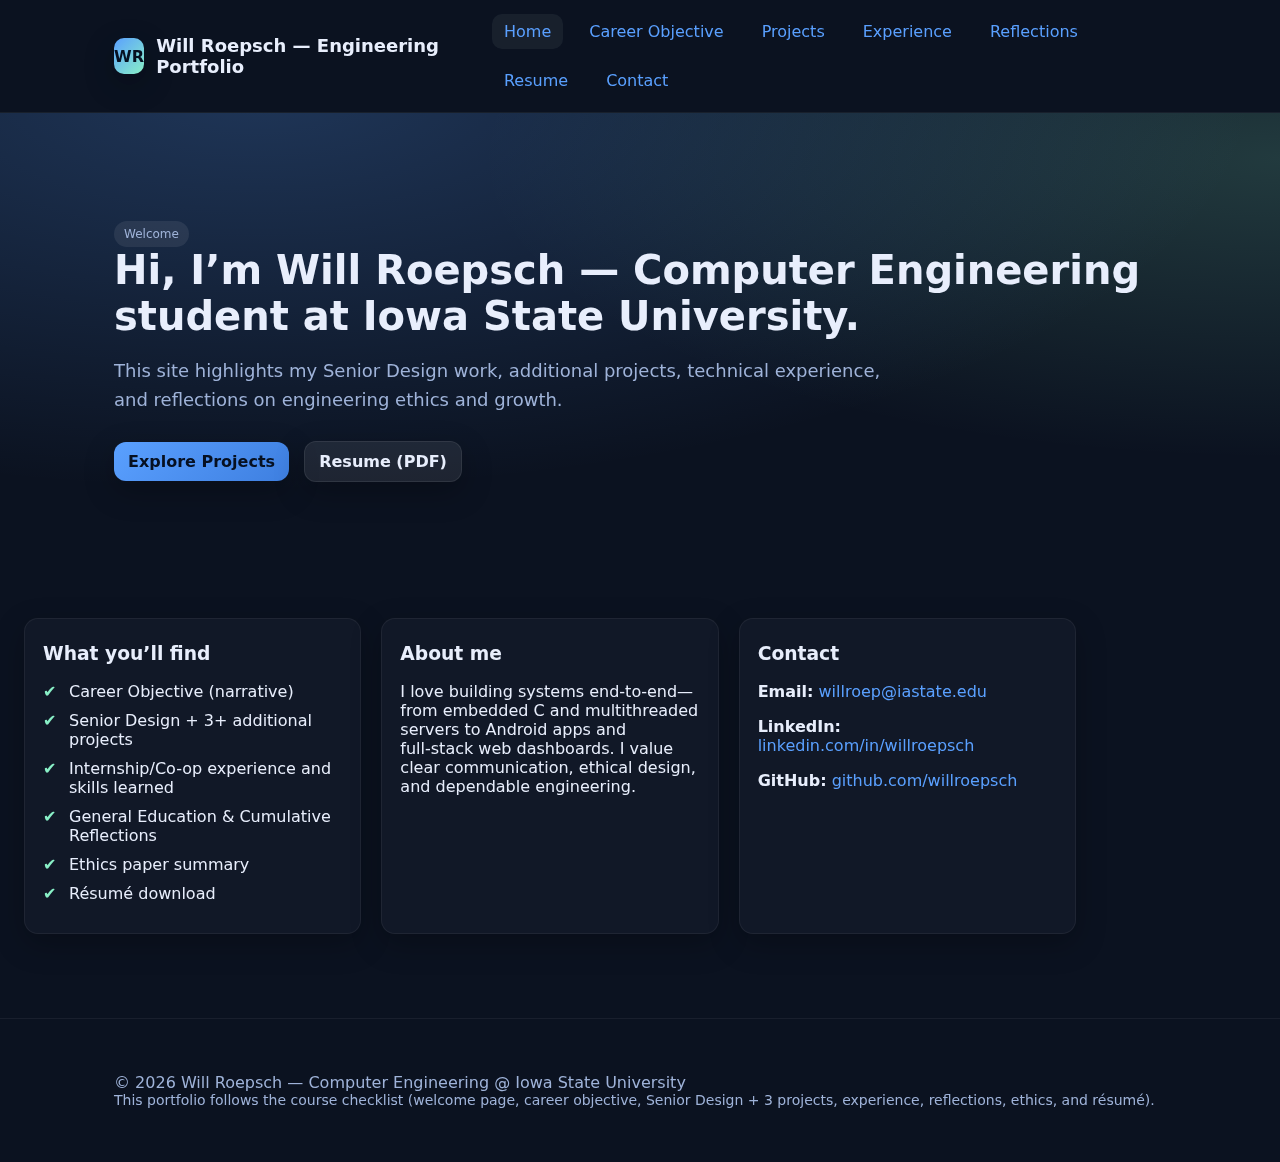
<file: index.html>
<!doctype html>
<html lang="en">
<head>
<meta charset="utf-8">
<meta name="viewport" content="width=device-width, initial-scale=1">
<title>Home — Will Roepsch Portfolio</title>
<link rel="stylesheet" href="styles.css">
</head>
<body>

<div class="nav">
  <div class="inner">
    <div class="brand">
      <div class="logo">WR</div>
      <h1>Will Roepsch — Engineering Portfolio</h1>
    </div>
    <button class="button secondary mobile-toggle">Menu</button>
    <nav class="menu">
      <a href="index.html">Home</a>
      <a href="career.html">Career Objective</a>
      <a href="projects.html">Projects</a>
      <a href="experience.html">Experience</a>
      <a href="reflections.html">Reflections</a>
      <a href="resume.html">Resume</a>
      <a href="contact.html">Contact</a>
    </nav>
  </div>
</div>


<section class="hero">
  <div class="container">
    <span class="badge">Welcome</span>
    <h2>Hi, I’m <strong>Will Roepsch</strong> — Computer Engineering student at Iowa State University.</h2>
    <p>This site highlights my Senior Design work, additional projects, technical experience, and reflections on engineering ethics and growth.</p>
    <div class="section">
      <a class="button" href="projects.html">Explore Projects</a>
      <a class="button secondary" href="resume.html" style="margin-left:10px">Resume (PDF)</a>
    </div>
  </div>
</section>
<section class="container section">
  <div class="grid">
    <div class="card">
      <h3>What you’ll find</h3>
      <ul class="check">
        <li>Career Objective (narrative)</li>
        <li>Senior Design + 3+ additional projects</li>
        <li>Internship/Co-op experience and skills learned</li>
        <li>General Education & Cumulative Reflections</li>
        <li>Ethics paper summary</li>
        <li>Résumé download</li>
      </ul>
    </div>
    <div class="card">
      <h3>About me</h3>
      <p>I love building systems end‑to‑end—from embedded C and multithreaded servers to Android apps and full‑stack web dashboards. I value clear communication, ethical design, and dependable engineering.</p>
    </div>
    <div class="card">
      <h3>Contact</h3>
      <p><strong>Email:</strong> <a href="mailto:willroep@iastate.edu">willroep@iastate.edu</a></p>
      <p><strong>LinkedIn:</strong> <a href="#">linkedin.com/in/willroepsch</a></p>
      <p><strong>GitHub:</strong> <a href="#">github.com/willroepsch</a></p>
    </div>
  </div>
</section>


<footer>
  <div class="container">
    <div>© <span id="year"></span> Will Roepsch — Computer Engineering @ Iowa State University</div>
    <div class="small">This portfolio follows the course checklist (welcome page, career objective, Senior Design + 3 projects, experience, reflections, ethics, and résumé).</div>
  </div>
</footer>
<script>document.getElementById('year').textContent = new Date().getFullYear();</script>
<script src="script.js"></script>

</body>
</html>
</file>
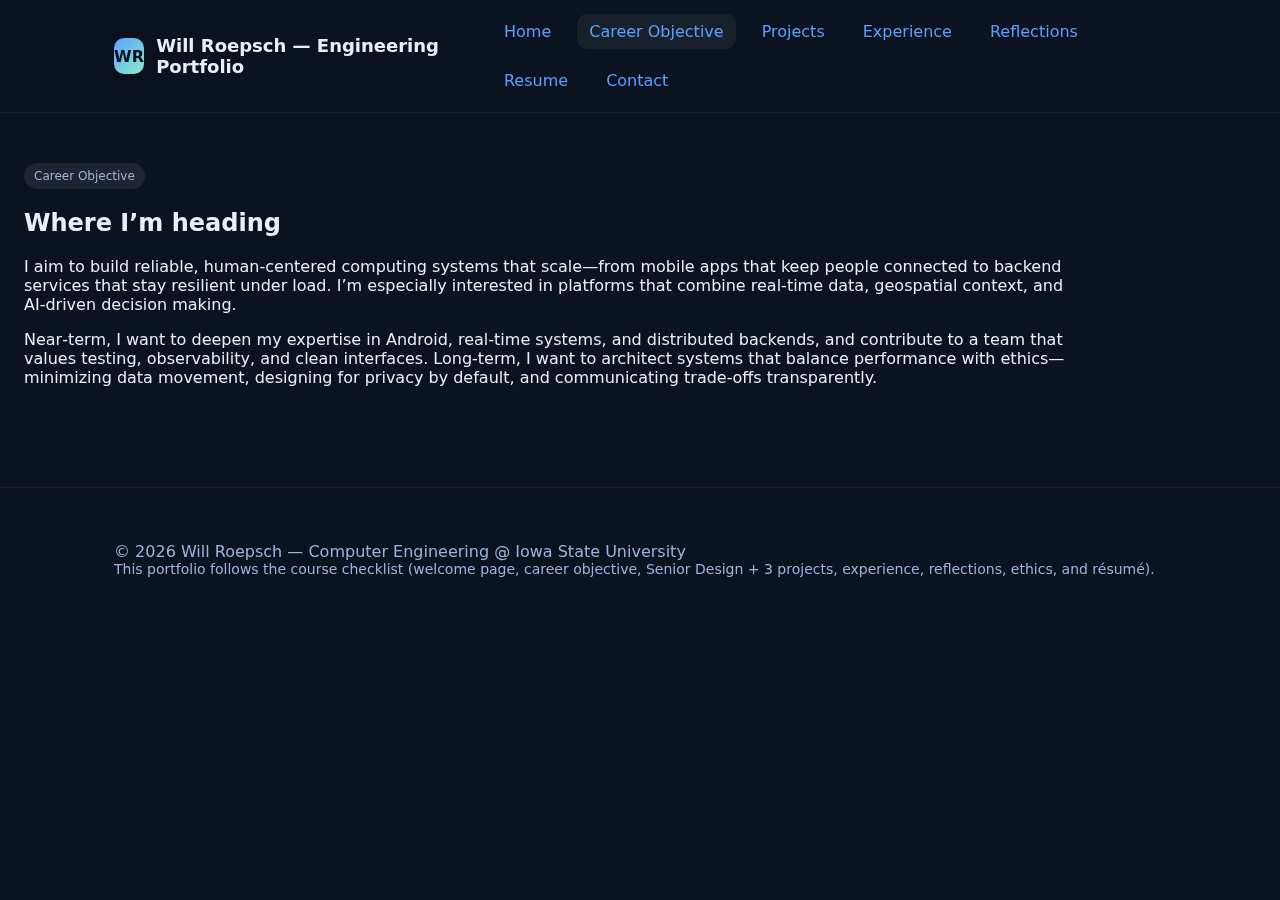
<file: career.html>
<!doctype html>
<html lang="en">
<head>
<meta charset="utf-8">
<meta name="viewport" content="width=device-width, initial-scale=1">
<title>Career Objective — Will Roepsch</title>
<link rel="stylesheet" href="styles.css">
</head>
<body>

<div class="nav">
  <div class="inner">
    <div class="brand">
      <div class="logo">WR</div>
      <h1>Will Roepsch — Engineering Portfolio</h1>
    </div>
    <button class="button secondary mobile-toggle">Menu</button>
    <nav class="menu">
      <a href="index.html">Home</a>
      <a href="career.html">Career Objective</a>
      <a href="projects.html">Projects</a>
      <a href="experience.html">Experience</a>
      <a href="reflections.html">Reflections</a>
      <a href="resume.html">Resume</a>
      <a href="contact.html">Contact</a>
    </nav>
  </div>
</div>


<section class="container section">
  <span class="badge">Career Objective</span>
  <h2>Where I’m heading</h2>
  <p>I aim to build reliable, human‑centered computing systems that scale—from mobile apps that keep people connected to backend services that stay resilient under load. I’m especially interested in platforms that combine real‑time data, geospatial context, and AI‑driven decision making.</p>
  <p>Near‑term, I want to deepen my expertise in Android, real‑time systems, and distributed backends, and contribute to a team that values testing, observability, and clean interfaces. Long‑term, I want to architect systems that balance performance with ethics—minimizing data movement, designing for privacy by default, and communicating trade‑offs transparently.</p>
</section>


<footer>
  <div class="container">
    <div>© <span id="year"></span> Will Roepsch — Computer Engineering @ Iowa State University</div>
    <div class="small">This portfolio follows the course checklist (welcome page, career objective, Senior Design + 3 projects, experience, reflections, ethics, and résumé).</div>
  </div>
</footer>
<script>document.getElementById('year').textContent = new Date().getFullYear();</script>
<script src="script.js"></script>

</body>
</html>
</file>
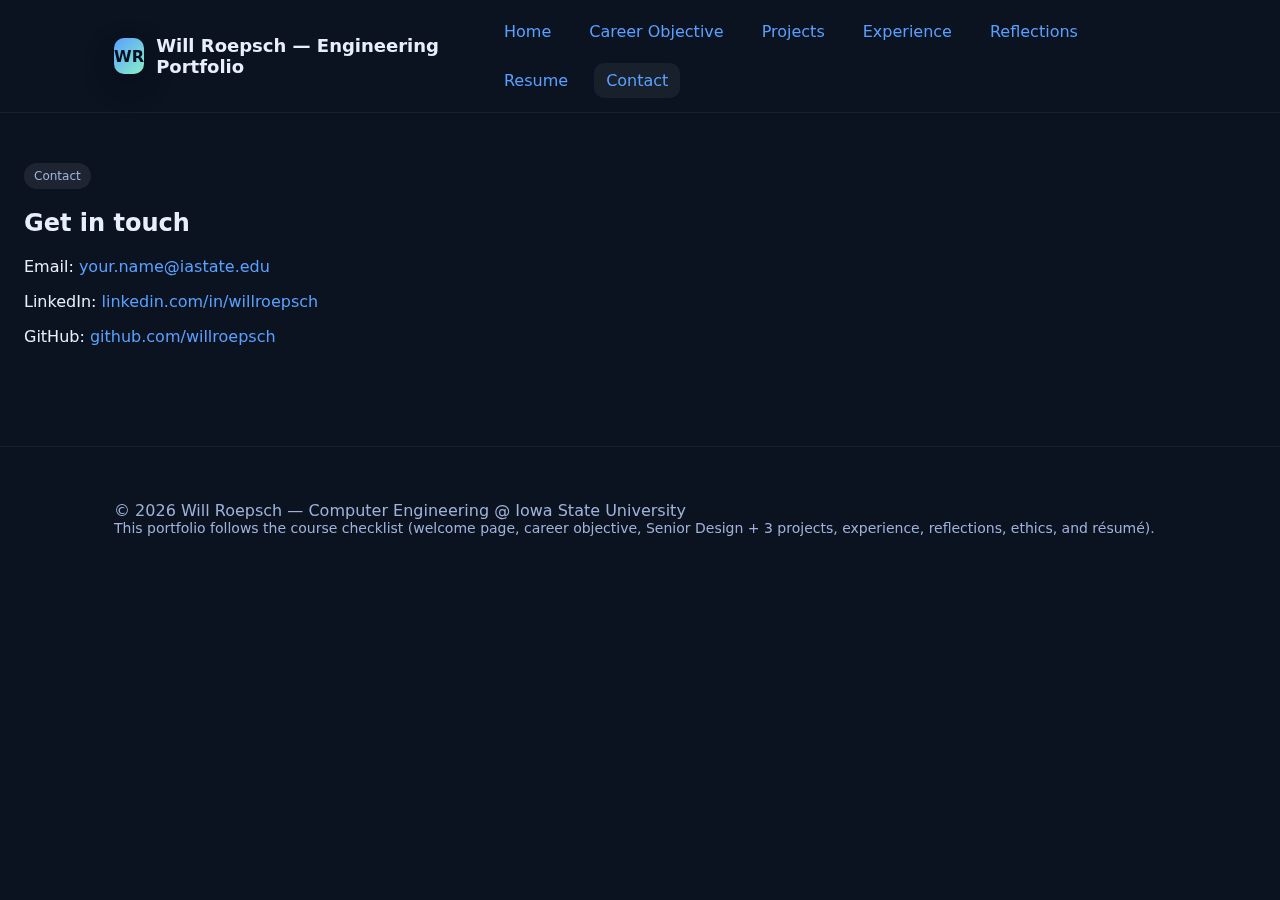
<file: contact.html>
<!doctype html>
<html lang="en">
<head>
<meta charset="utf-8">
<meta name="viewport" content="width=device-width, initial-scale=1">
<title>Contact — Will Roepsch</title>
<link rel="stylesheet" href="styles.css">
</head>
<body>

<div class="nav">
  <div class="inner">
    <div class="brand">
      <div class="logo">WR</div>
      <h1>Will Roepsch — Engineering Portfolio</h1>
    </div>
    <button class="button secondary mobile-toggle">Menu</button>
    <nav class="menu">
      <a href="index.html">Home</a>
      <a href="career.html">Career Objective</a>
      <a href="projects.html">Projects</a>
      <a href="experience.html">Experience</a>
      <a href="reflections.html">Reflections</a>
      <a href="resume.html">Resume</a>
      <a href="contact.html">Contact</a>
    </nav>
  </div>
</div>


<section class="container section">
  <span class="badge">Contact</span>
  <h2>Get in touch</h2>
  <p>Email: <a href="mailto:your.name@iastate.edu">your.name@iastate.edu</a></p>
  <p>LinkedIn: <a href="#">linkedin.com/in/willroepsch</a></p>
  <p>GitHub: <a href="#">github.com/willroepsch</a></p>
</section>


<footer>
  <div class="container">
    <div>© <span id="year"></span> Will Roepsch — Computer Engineering @ Iowa State University</div>
    <div class="small">This portfolio follows the course checklist (welcome page, career objective, Senior Design + 3 projects, experience, reflections, ethics, and résumé).</div>
  </div>
</footer>
<script>document.getElementById('year').textContent = new Date().getFullYear();</script>
<script src="script.js"></script>

</body>
</html>
</file>
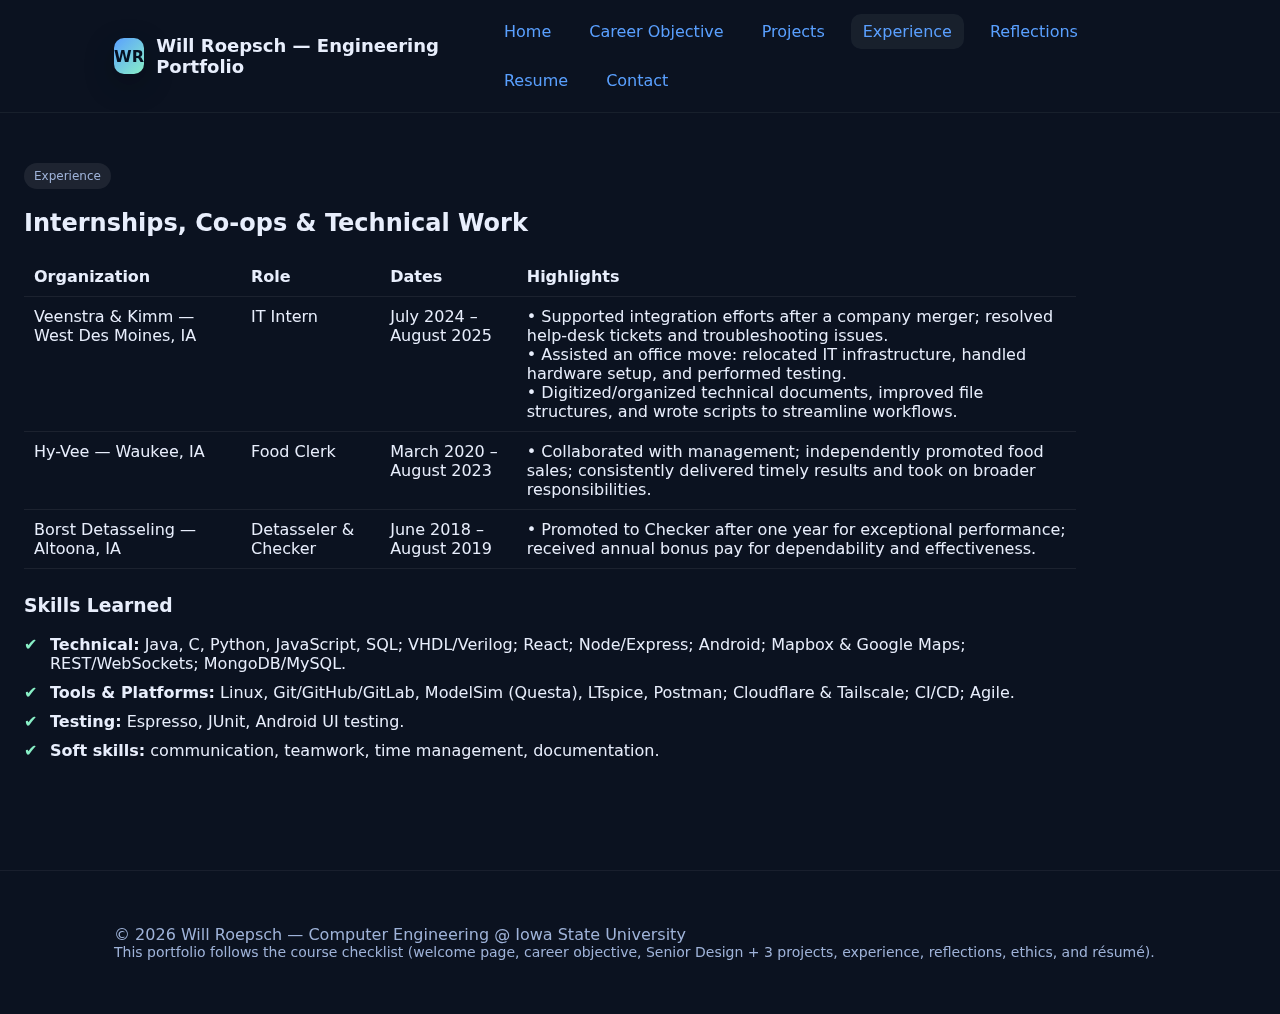
<file: experience.html>
<!doctype html>
<html lang="en">
<head>
<meta charset="utf-8">
<meta name="viewport" content="width=device-width, initial-scale=1">
<title>Experience — Will Roepsch</title>
<link rel="stylesheet" href="styles.css">
</head>
<body>

<div class="nav">
  <div class="inner">
    <div class="brand">
      <div class="logo">WR</div>
      <h1>Will Roepsch — Engineering Portfolio</h1>
    </div>
    <button class="button secondary mobile-toggle">Menu</button>
    <nav class="menu">
      <a href="index.html">Home</a>
      <a href="career.html">Career Objective</a>
      <a href="projects.html">Projects</a>
      <a href="experience.html">Experience</a>
      <a href="reflections.html">Reflections</a>
      <a href="resume.html">Resume</a>
      <a href="contact.html">Contact</a>
    </nav>
  </div>
</div>

<section class="container section">
  <span class="badge">Experience</span>
  <h2>Internships, Co-ops & Technical Work</h2>

  <table>
    <thead>
      <tr><th>Organization</th><th>Role</th><th>Dates</th><th>Highlights</th></tr>
    </thead>
    <tbody>
      <tr>
        <td>Veenstra &amp; Kimm — West Des Moines, IA</td>
        <td>IT Intern</td>
        <td>July 2024 – August 2025</td>
        <td>
          • Supported integration efforts after a company merger; resolved help-desk tickets and troubleshooting issues.<br>
          • Assisted an office move: relocated IT infrastructure, handled hardware setup, and performed testing.<br>
          • Digitized/organized technical documents, improved file structures, and wrote scripts to streamline workflows.
        </td>
      </tr>
      <tr>
        <td>Hy-Vee — Waukee, IA</td>
        <td>Food Clerk</td>
        <td>March 2020 – August 2023</td>
        <td>
          • Collaborated with management; independently promoted food sales; consistently delivered timely results and took on broader responsibilities.
        </td>
      </tr>
      <tr>
        <td>Borst Detasseling — Altoona, IA</td>
        <td>Detasseler &amp; Checker</td>
        <td>June 2018 – August 2019</td>
        <td>
          • Promoted to Checker after one year for exceptional performance; received annual bonus pay for dependability and effectiveness.
        </td>
      </tr>
    </tbody>
  </table>

  <div class="section">
    <h3>Skills Learned</h3>
    <ul class="check">
      <li><strong>Technical:</strong> Java, C, Python, JavaScript, SQL; VHDL/Verilog; React; Node/Express; Android; Mapbox &amp; Google Maps; REST/WebSockets; MongoDB/MySQL.</li>
      <li><strong>Tools &amp; Platforms:</strong> Linux, Git/GitHub/GitLab, ModelSim (Questa), LTspice, Postman; Cloudflare &amp; Tailscale; CI/CD; Agile.</li>
      <li><strong>Testing:</strong> Espresso, JUnit, Android UI testing.</li>
      <li><strong>Soft skills:</strong> communication, teamwork, time management, documentation.</li>
    </ul>
  </div>
</section>

<footer>
  <div class="container">
    <div>© <span id="year"></span> Will Roepsch — Computer Engineering @ Iowa State University</div>
    <div class="small">This portfolio follows the course checklist (welcome page, career objective, Senior Design + 3 projects, experience, reflections, ethics, and résumé).</div>
  </div>
</footer>
<script>document.getElementById('year').textContent = new Date().getFullYear();</script>
<script src="script.js"></script>
</body>
</html>
</file>
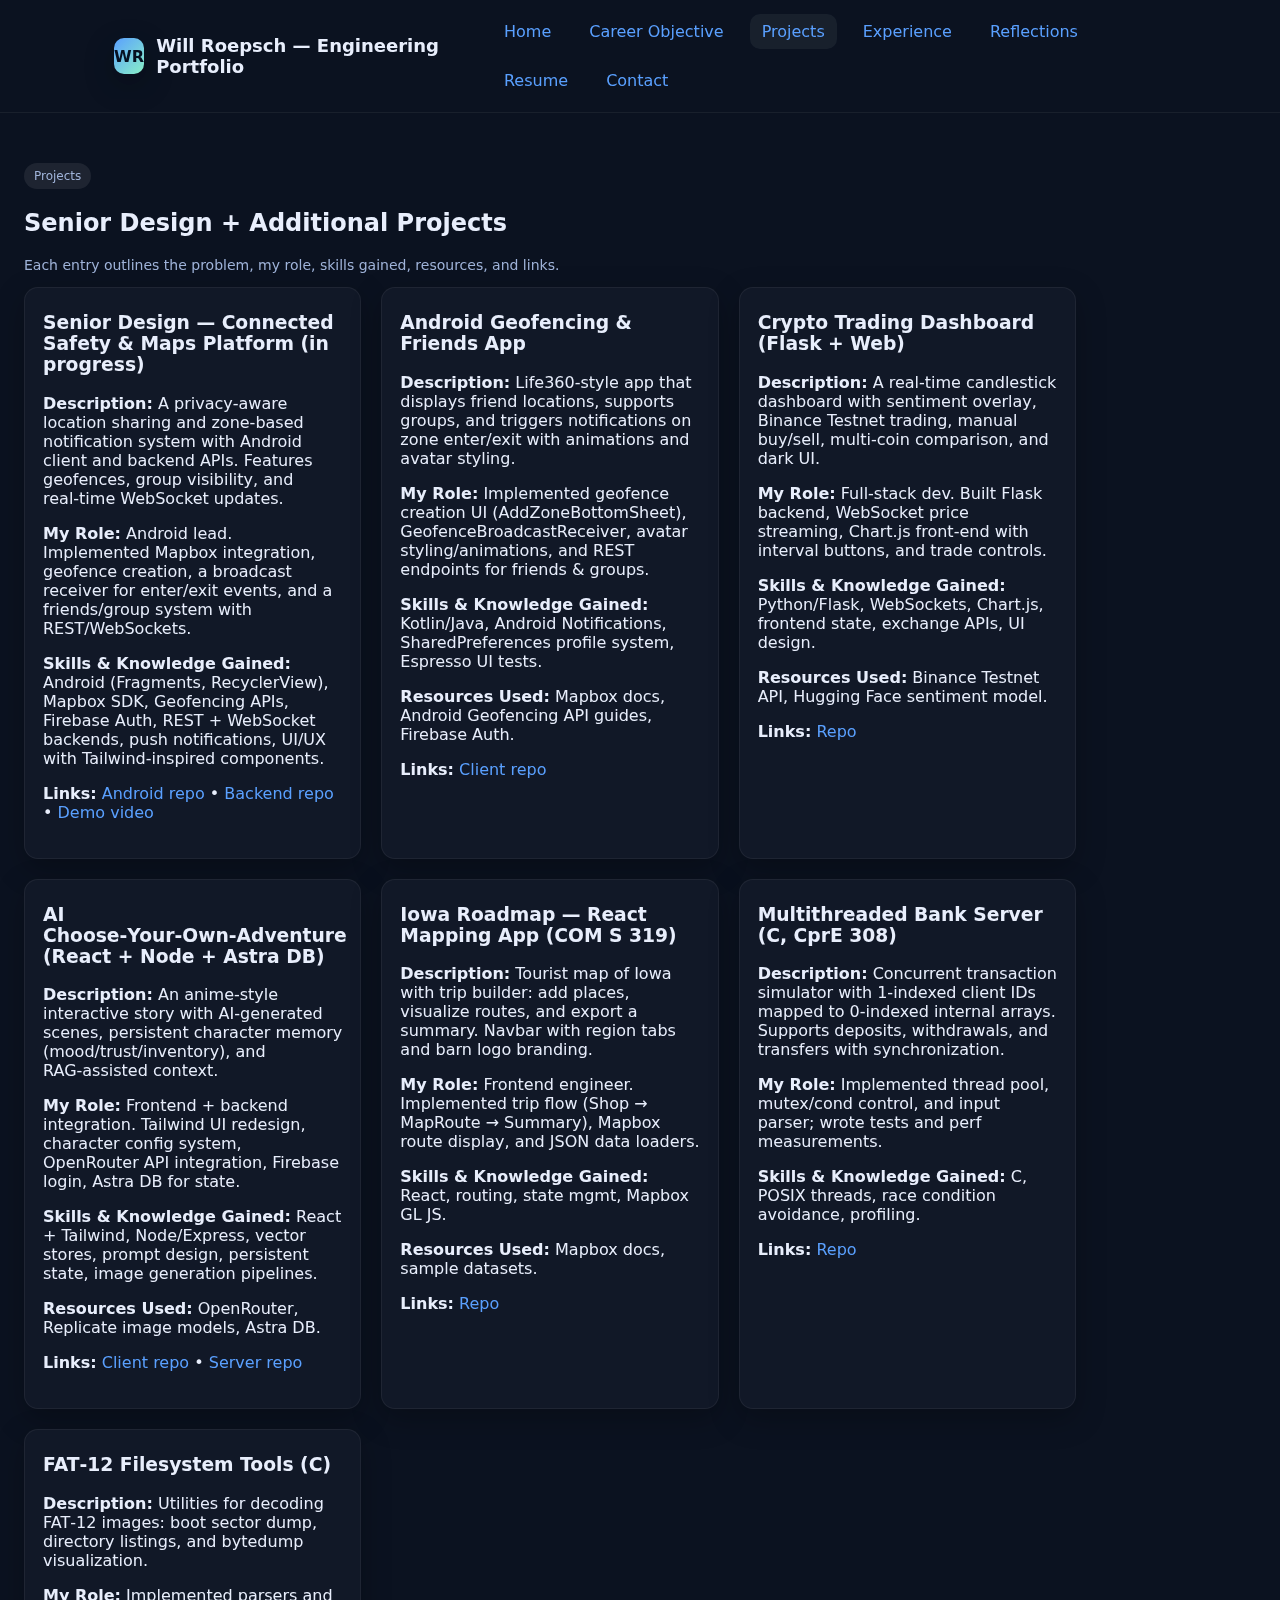
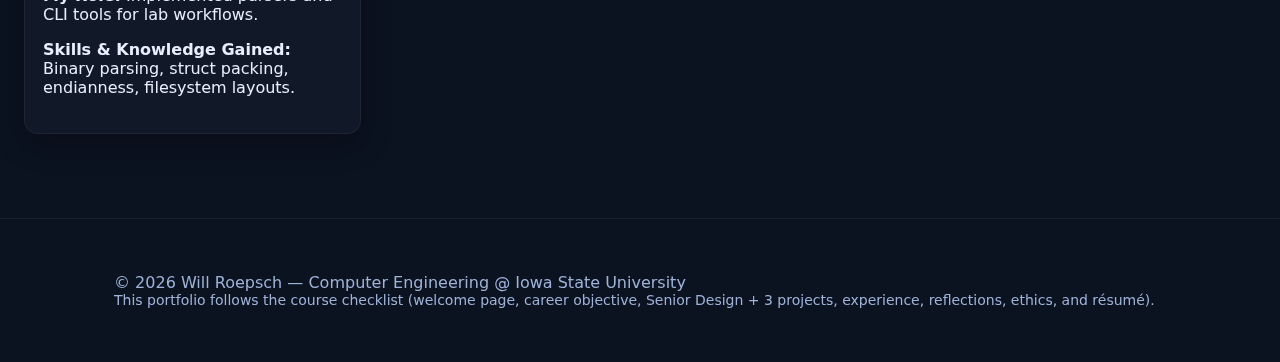
<file: projects.html>
<!doctype html>
<html lang="en">
<head>
<meta charset="utf-8">
<meta name="viewport" content="width=device-width, initial-scale=1">
<title>Projects — Will Roepsch</title>
<link rel="stylesheet" href="styles.css">
</head>
<body>

<div class="nav">
  <div class="inner">
    <div class="brand">
      <div class="logo">WR</div>
      <h1>Will Roepsch — Engineering Portfolio</h1>
    </div>
    <button class="button secondary mobile-toggle">Menu</button>
    <nav class="menu">
      <a href="index.html">Home</a>
      <a href="career.html">Career Objective</a>
      <a href="projects.html">Projects</a>
      <a href="experience.html">Experience</a>
      <a href="reflections.html">Reflections</a>
      <a href="resume.html">Resume</a>
      <a href="contact.html">Contact</a>
    </nav>
  </div>
</div>


<section class="container section">
  <span class="badge">Projects</span>
  <h2>Senior Design + Additional Projects</h2>
  <p class="small">Each entry outlines the problem, my role, skills gained, resources, and links.</p>

  <div class="grid">
    <div class="card">
      <h3>Senior Design — Connected Safety & Maps Platform (in progress)</h3>
      <p><strong>Description:</strong> A privacy‑aware location sharing and zone‑based notification system with Android client and backend APIs. Features geofences, group visibility, and real‑time WebSocket updates.</p>
      <p><strong>My Role:</strong> Android lead. Implemented Mapbox integration, geofence creation, a broadcast receiver for enter/exit events, and a friends/group system with REST/WebSockets.</p>
      <p><strong>Skills & Knowledge Gained:</strong> Android (Fragments, RecyclerView), Mapbox SDK, Geofencing APIs, Firebase Auth, REST + WebSocket backends, push notifications, UI/UX with Tailwind‑inspired components.</p>
      <p><strong>Links:</strong> <a href="#">Android repo</a> • <a href="#">Backend repo</a> • <a href="#">Demo video</a></p>
    </div>

    <div class="card">
      <h3>Android Geofencing & Friends App</h3>
      <p><strong>Description:</strong> Life360‑style app that displays friend locations, supports groups, and triggers notifications on zone enter/exit with animations and avatar styling.</p>
      <p><strong>My Role:</strong> Implemented geofence creation UI (AddZoneBottomSheet), GeofenceBroadcastReceiver, avatar styling/animations, and REST endpoints for friends & groups.</p>
      <p><strong>Skills & Knowledge Gained:</strong> Kotlin/Java, Android Notifications, SharedPreferences profile system, Espresso UI tests.</p>
      <p><strong>Resources Used:</strong> Mapbox docs, Android Geofencing API guides, Firebase Auth.</p>
      <p><strong>Links:</strong> <a href="#">Client repo</a></p>
    </div>

    <div class="card">
      <h3>Crypto Trading Dashboard (Flask + Web)</h3>
      <p><strong>Description:</strong> A real‑time candlestick dashboard with sentiment overlay, Binance Testnet trading, manual buy/sell, multi‑coin comparison, and dark UI.</p>
      <p><strong>My Role:</strong> Full‑stack dev. Built Flask backend, WebSocket price streaming, Chart.js front‑end with interval buttons, and trade controls.</p>
      <p><strong>Skills & Knowledge Gained:</strong> Python/Flask, WebSockets, Chart.js, frontend state, exchange APIs, UI design.</p>
      <p><strong>Resources Used:</strong> Binance Testnet API, Hugging Face sentiment model.</p>
      <p><strong>Links:</strong> <a href="#">Repo</a></p>
    </div>

    <div class="card">
      <h3>AI Choose‑Your‑Own‑Adventure (React + Node + Astra DB)</h3>
      <p><strong>Description:</strong> An anime‑style interactive story with AI‑generated scenes, persistent character memory (mood/trust/inventory), and RAG‑assisted context.</p>
      <p><strong>My Role:</strong> Frontend + backend integration. Tailwind UI redesign, character config system, OpenRouter API integration, Firebase login, Astra DB for state.</p>
      <p><strong>Skills & Knowledge Gained:</strong> React + Tailwind, Node/Express, vector stores, prompt design, persistent state, image generation pipelines.</p>
      <p><strong>Resources Used:</strong> OpenRouter, Replicate image models, Astra DB.</p>
      <p><strong>Links:</strong> <a href="#">Client repo</a> • <a href="#">Server repo</a></p>
    </div>

    <div class="card">
      <h3>Iowa Roadmap — React Mapping App (COM S 319)</h3>
      <p><strong>Description:</strong> Tourist map of Iowa with trip builder: add places, visualize routes, and export a summary. Navbar with region tabs and barn logo branding.</p>
      <p><strong>My Role:</strong> Frontend engineer. Implemented trip flow (Shop → MapRoute → Summary), Mapbox route display, and JSON data loaders.</p>
      <p><strong>Skills & Knowledge Gained:</strong> React, routing, state mgmt, Mapbox GL JS.</p>
      <p><strong>Resources Used:</strong> Mapbox docs, sample datasets.</p>
      <p><strong>Links:</strong> <a href="#">Repo</a></p>
    </div>

    <div class="card">
      <h3>Multithreaded Bank Server (C, CprE 308)</h3>
      <p><strong>Description:</strong> Concurrent transaction simulator with 1‑indexed client IDs mapped to 0‑indexed internal arrays. Supports deposits, withdrawals, and transfers with synchronization.</p>
      <p><strong>My Role:</strong> Implemented thread pool, mutex/cond control, and input parser; wrote tests and perf measurements.</p>
      <p><strong>Skills & Knowledge Gained:</strong> C, POSIX threads, race condition avoidance, profiling.</p>
      <p><strong>Links:</strong> <a href="#">Repo</a></p>
    </div>

    <div class="card">
      <h3>FAT‑12 Filesystem Tools (C)</h3>
      <p><strong>Description:</strong> Utilities for decoding FAT‑12 images: boot sector dump, directory listings, and bytedump visualization.</p>
      <p><strong>My Role:</strong> Implemented parsers and CLI tools for lab workflows.</p>
      <p><strong>Skills & Knowledge Gained:</strong> Binary parsing, struct packing, endianness, filesystem layouts.</p>
    </div>
  </div>
</section>


<footer>
  <div class="container">
    <div>© <span id="year"></span> Will Roepsch — Computer Engineering @ Iowa State University</div>
    <div class="small">This portfolio follows the course checklist (welcome page, career objective, Senior Design + 3 projects, experience, reflections, ethics, and résumé).</div>
  </div>
</footer>
<script>document.getElementById('year').textContent = new Date().getFullYear();</script>
<script src="script.js"></script>

</body>
</html>
</file>
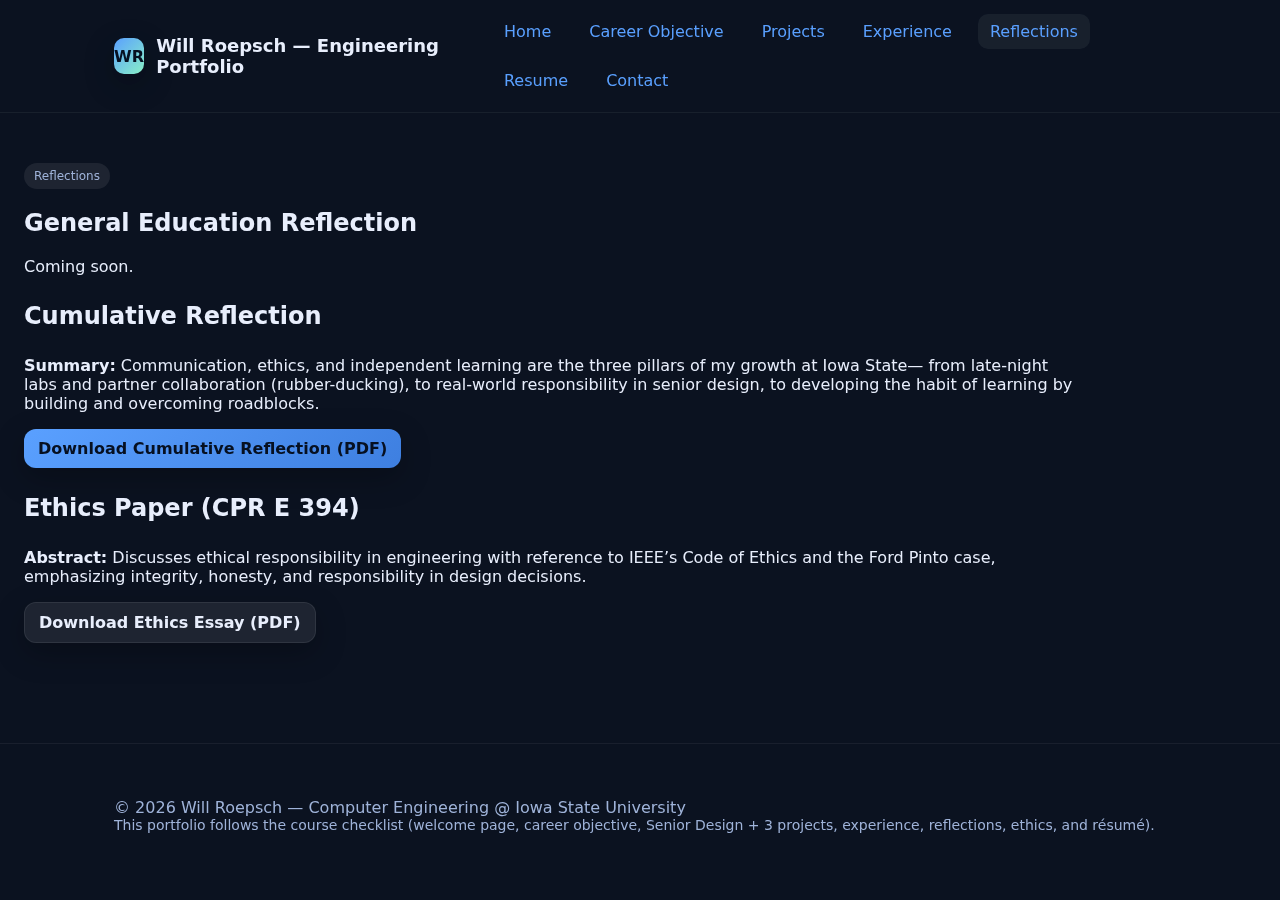
<file: reflections.html>
<!doctype html>
<html lang="en">
<head>
<meta charset="utf-8">
<meta name="viewport" content="width=device-width, initial-scale=1">
<title>Reflections — Will Roepsch</title>
<link rel="stylesheet" href="styles.css">
</head>
<body>

<div class="nav">
  <div class="inner">
    <div class="brand">
      <div class="logo">WR</div>
      <h1>Will Roepsch — Engineering Portfolio</h1>
    </div>
    <button class="button secondary mobile-toggle">Menu</button>
    <nav class="menu">
      <a href="index.html">Home</a>
      <a href="career.html">Career Objective</a>
      <a href="projects.html">Projects</a>
      <a href="experience.html">Experience</a>
      <a href="reflections.html">Reflections</a>
      <a href="resume.html">Resume</a>
      <a href="contact.html">Contact</a>
    </nav>
  </div>
</div>

<section class="container section">
  <span class="badge">Reflections</span>

  <h2>General Education Reflection</h2>
  <p>Coming soon.</p>

  <h2 class="section">Cumulative Reflection</h2>
  <p>
    <strong>Summary:</strong> Communication, ethics, and independent learning are the three pillars of my growth at Iowa State—
    from late-night labs and partner collaboration (rubber-ducking), to real-world responsibility in senior design, to developing the habit of learning by building and overcoming roadblocks.
  </p>
  <p>
    <a class="button" href="assets/Will-Roepsch-Cumulative-Reflection.pdf">Download Cumulative Reflection (PDF)</a>
  </p>

  <h2 class="section">Ethics Paper (CPR E 394)</h2>
  <p>
    <strong>Abstract:</strong> Discusses ethical responsibility in engineering with reference to IEEE’s Code of Ethics and the Ford Pinto case,
    emphasizing integrity, honesty, and responsibility in design decisions.
  </p>
  <p>
    <a class="button secondary" href="assets/Will-Roepsch-Ethics-Essay.pdf">Download Ethics Essay (PDF)</a>
  </p>
</section>

<footer>
  <div class="container">
    <div>© <span id="year"></span> Will Roepsch — Computer Engineering @ Iowa State University</div>
    <div class="small">This portfolio follows the course checklist (welcome page, career objective, Senior Design + 3 projects, experience, reflections, ethics, and résumé).</div>
  </div>
</footer>
<script>document.getElementById('year').textContent = new Date().getFullYear();</script>
<script src="script.js"></script>
</body>
</html>
</file>
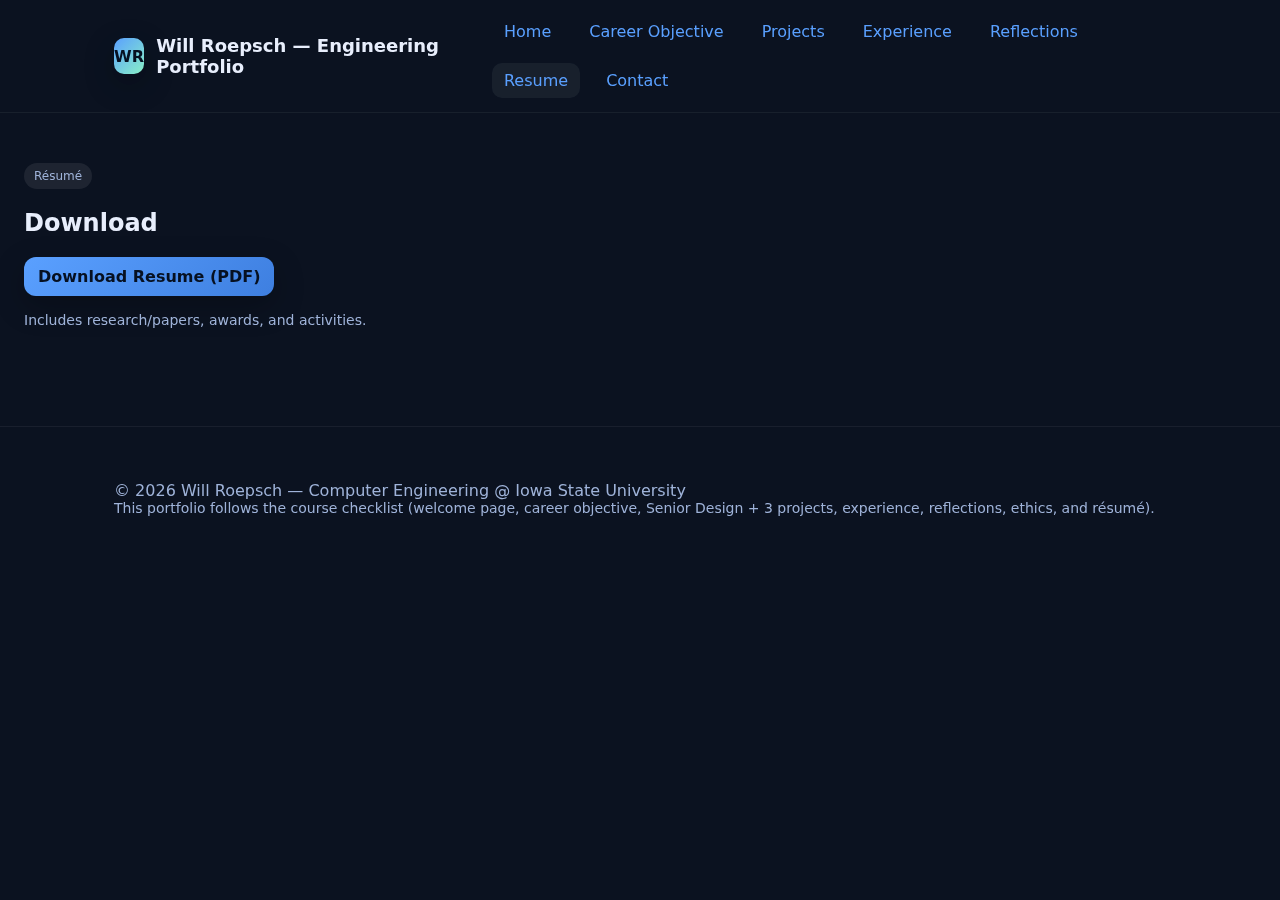
<file: resume.html>
<!doctype html>
<html lang="en">
<head>
<meta charset="utf-8">
<meta name="viewport" content="width=device-width, initial-scale=1">
<title>Résumé — Will Roepsch</title>
<link rel="stylesheet" href="styles.css">
</head>
<body>

<div class="nav">
  <div class="inner">
    <div class="brand">
      <div class="logo">WR</div>
      <h1>Will Roepsch — Engineering Portfolio</h1>
    </div>
    <button class="button secondary mobile-toggle">Menu</button>
    <nav class="menu">
      <a href="index.html">Home</a>
      <a href="career.html">Career Objective</a>
      <a href="projects.html">Projects</a>
      <a href="experience.html">Experience</a>
      <a href="reflections.html">Reflections</a>
      <a href="resume.html">Resume</a>
      <a href="contact.html">Contact</a>
    </nav>
  </div>
</div>


<section class="container section">
  <span class="badge">Résumé</span>
  <h2>Download</h2>
  <!-- <p>Place your latest PDF in the <code>assets/</code> folder as <code>Will-Roepsch-Resume.pdf</code> and keep the filename stable for your instructor.</p> -->
  <p><a class="button" href="assets/WIll Roepsch Resume (8).pdf">Download Resume (PDF)</a></p>
  <p class="small">Includes research/papers, awards, and activities.</p>
</section>


<footer>
  <div class="container">
    <div>© <span id="year"></span> Will Roepsch — Computer Engineering @ Iowa State University</div>
    <div class="small">This portfolio follows the course checklist (welcome page, career objective, Senior Design + 3 projects, experience, reflections, ethics, and résumé).</div>
  </div>
</footer>
<script>document.getElementById('year').textContent = new Date().getFullYear();</script>
<script src="script.js"></script>

</body>
</html>
</file>
<file: styles.css>
:root{
  --bg:#0b1220;
  --panel:#111827;
  --ink:#e8eefc;
  --muted:#9fb3d9;
  --brand:#5aa0ff;
  --accent:#89f0c7;
  --warn:#ffb86b;
  --radius:14px;
  --shadow:0 10px 30px rgba(0,0,0,.25);
}
*{box-sizing:border-box}
html,body{margin:0;padding:0;font-family:Inter,system-ui,Segoe UI,Roboto,Arial,sans-serif;background:var(--bg);color:var(--ink)}
a{color:var(--brand);text-decoration:none}
a:hover{text-decoration:underline}
.container{max-width:1100px;margin:0 auto;padding:24px}
.nav{position:sticky;top:0;backdrop-filter:saturate(120%) blur(6px);background:rgba(11,18,32,.7);border-bottom:1px solid rgba(255,255,255,.06);z-index:50}
.nav .inner{display:flex;align-items:center;gap:20px;justify-content:space-between;padding:14px 24px;max-width:1100px;margin:0 auto}
.brand{display:flex;gap:12px;align-items:center}
.logo{width:36px;height:36px;border-radius:10px;display:grid;place-items:center;background:linear-gradient(135deg,var(--brand),var(--accent));box-shadow:var(--shadow);font-weight:800;color:#061021}
.brand h1{font-size:18px;margin:0}
.menu{display:flex;gap:14px;flex-wrap:wrap}
.menu a{padding:8px 12px;border-radius:10px}
.menu a.active, .menu a:hover{background:rgba(255,255,255,.06)}
.hero{padding:84px 0 36px;background:radial-gradient(1000px 400px at 20% -5%,rgba(90,160,255,.25),transparent),radial-gradient(800px 300px at 100% 10%,rgba(137,240,199,.18),transparent)}
.hero h2{font-size:40px;margin:0 0 12px}
.hero p{color:var(--muted);max-width:800px;font-size:18px;line-height:1.6}
.grid{display:grid;gap:20px;grid-template-columns:repeat(auto-fit,minmax(260px,1fr));}
.card{background:var(--panel);border:1px solid rgba(255,255,255,.06);border-radius:var(--radius);padding:18px 18px 20px;box-shadow:var(--shadow);}
.card h3{margin-top:6px}
.badge{display:inline-block;background:rgba(255,255,255,.08);padding:6px 10px;border-radius:999px;color:var(--muted);font-size:12px}
.button{display:inline-block;background:linear-gradient(135deg,var(--brand),#3e7fe0);padding:10px 14px;border-radius:12px;color:#061021;font-weight:700;border:0;cursor:pointer;box-shadow:var(--shadow)}
.button.secondary{background:rgba(255,255,255,.08);color:var(--ink);border:1px solid rgba(255,255,255,.08);}
.section{margin:26px 0}
footer{margin-top:60px;padding:30px 0;color:var(--muted);border-top:1px solid rgba(255,255,255,.06)}
table{width:100%;border-collapse:collapse}
td,th{padding:10px;border-bottom:1px solid rgba(255,255,255,.07);text-align:left;vertical-align:top}
blockquote{margin:0;padding:14px 18px;border-left:4px solid var(--brand);background:rgba(255,255,255,.04);border-radius:10px}
kbd{background:#0d1425;border:1px solid rgba(255,255,255,.15);border-bottom-color:rgba(0,0,0,.5);padding:2px 6px;border-radius:6px;font-family:ui-monospace, SFMono-Regular, Menlo, Monaco, "Cascadia Mono","Segoe UI Mono", monospace;font-size:12px}
.small{color:var(--muted);font-size:14px}
ul.check{list-style:none;padding:0;margin:0}
ul.check li{padding-left:26px;position:relative;margin:10px 0}
ul.check li::before{content:"✔";position:absolute;left:0;color:var(--accent)}
.mobile-toggle{display:none}
@media (max-width:720px){
  .menu{display:none}
  .mobile-toggle{display:inline-block}
}
</file>
